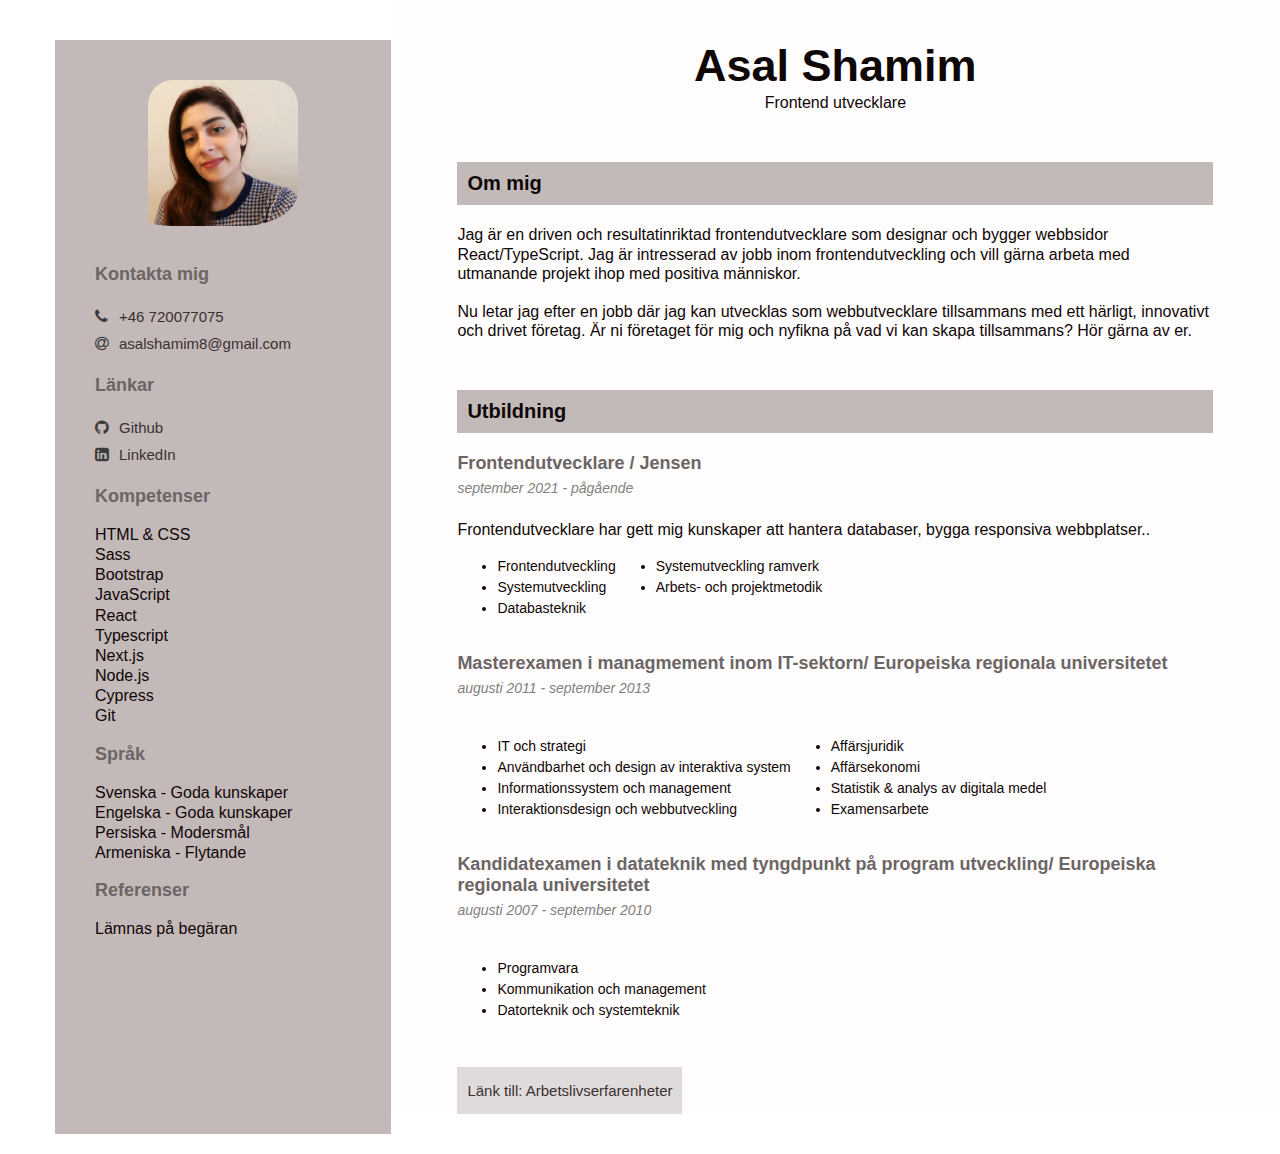
<file: index.html>
<!DOCTYPE html>
<html lang="en">
<head>
    <meta charset="UTF-8">
    <meta http-equiv="X-UA-Compatible" content="IE=edge">
    <meta name="viewport" content="width=device-width, initial-scale=1.0">
    <title>CV</title>
    
    <link href="css/common.css" rel="stylesheet">
    <link rel="stylesheet" href="https://cdnjs.cloudflare.com/ajax/libs/font-awesome/4.7.0/css/font-awesome.css" integrity="sha512-5A8nwdMOWrSz20fDsjczgUidUBR8liPYU+WymTZP1lmY9G6Oc7HlZv156XqnsgNUzTyMefFTcsFH/tnJE/+xBg==" crossorigin="anonymous" referrerpolicy="no-referrer" />

</head>
<body>

<div id="wrapper">
    
<aside>
    <div>
        <div class="box">
            <div class="profile-img">
                <img src="assets/cv.jpg" alt="Profilbild">
            </div>
            <div class="heading-hide">
                <h1>Asal Shamim</h1>
                <p>Frontend utvecklare </p> 
            </div> 

            <div class="links-contact">  
                <h3 class="hide">Kontakta mig</h3>
                <i class="fa fa-solid fa-phone"></i><a href="tel:+46720077075">+46 720077075</a><br>
                <i class="fa fa-solid fa-at"></i><a href="mailto:asalshamim8@gmail.com">asalshamim8@gmail.com</a><br>
            </div>
        </div>
        

        <div>        
            <div id="info-container">
                <div class="links-contact">
                    <h3>Länkar</h3>
                        <i class="fa fa-brands fa-github"></i><a href="https://github.com/asalshamim">Github</a><br>
                        <i class="fa fa-linkedin-square"></i><a href="https://www.linkedin.com/in/asal-s-6a19891b6/">LinkedIn</a><br>
                  
                </div>

                <div class="qualification">
                    <h3>Kompetenser</h3>
                    <p>HTML & CSS</p>
                    <p>Sass</p>
                    <p>Bootstrap</p>
                    <p>JavaScript</p>
                    <p>React</p>
                    <p>Typescript</p>
                    <p>Next.js</p>
                    <p>Node.js</p>
                    <p> Cypress</p>
                    <p>Git</p>
                </div>
                
                <div class="language">
                    <h3>Språk</h3>
                    <p>Svenska - Goda kunskaper</p>
                    <p>Engelska - Goda kunskaper</p>
                    <p>Persiska - Modersmål</p>
                    <p>Armeniska - Flytande</p>
                </div>
                <div class="reference">
                    <h3>Referenser</h3>
                    <p>Lämnas på begäran</p>
                </div>
                
            </div>
        </div>    
    </div>
 </aside>
        
<main>    
    <div class="heading">
        <h1>Asal Shamim</h1>
        <p>Frontend utvecklare</p> 
    </div>

    <section>
        <h2>Om mig</h2>
            <p>Jag är en driven och resultatinriktad frontendutvecklare som designar och bygger webbsidor React/TypeScript.
            Jag är intresserad av jobb inom  frontendutveckling och vill gärna arbeta med utmanande projekt ihop med positiva människor. 
            <br><br>
            Nu letar jag efter en jobb där jag kan utvecklas som webbutvecklare tillsammans med ett härligt, innovativt och drivet företag. Är ni företaget för mig och nyfikna på vad vi kan skapa tillsammans? Hör gärna av er.
        
        <div class="education-container">
            <h2>Utbildning</h2>
        </div>
            <div>
                <h3>Frontendutvecklare / Jensen <span class="h4">september 2021 - pågående</h3></span>
                <p>Frontendutvecklare har gett mig kunskaper att hantera databaser, bygga responsiva webbplatser..</p>
            </div>
            
            <div class="container">
                <div>
                    <ul>
                        <li>Frontendutveckling</li>
                        <li>Systemutveckling</li>
                        <li>Databasteknik</li>
                        
                    </ul>
                </div>
                <div>
                    <ul>
                        <li>Systemutveckling ramverk</li>
                        <li>Arbets- och projektmetodik</li>
                        
                    </ul>
                </div>
            </div>
            <div>
                <h3>Masterexamen i managmement inom IT-sektorn/ Europeiska regionala universitetet<span class="h4">augusti 2011 - september 2013</h3></span>
                
            </div>
            <div class="container">
                <div>
                    <ul>
                        <li>IT och strategi</li>
                        <li>Användbarhet och design av interaktiva system </li>
                        <li>Informationssystem och management</li>
                        <li>Interaktionsdesign och webbutveckling</li>
                    </ul>
                </div>
                <div>
                    <ul>
                        
                        <li>Affärsjuridik</li>
                        <li>Affärsekonomi</li>
                        <li>Statistik & analys av digitala medel</li>
                        <li>Examensarbete </li>
                    </ul>
                </div>
            </div>

            <div>
                <h3>Kandidatexamen i datateknik med tyngdpunkt på program utveckling/ Europeiska regionala universitetet<span class="h4">augusti 2007 - september 2010</h3></span>
                
            </div>
            <div class="container">
                <div>
                    <ul>
                        <li>Programvara</li>
                        <li>Kommunikation och management  </li>
                        <li>Datorteknik och systemteknik</li>
                    </ul>
                </div>
        
            </div>

            <div class="pagenavigation">
                <a href="./page-2.html">Länk till: Arbetslivserfarenheter</a>
            </div>
    </section>

                           
   

    
</main>

</div>

</body>
</html>
</file>
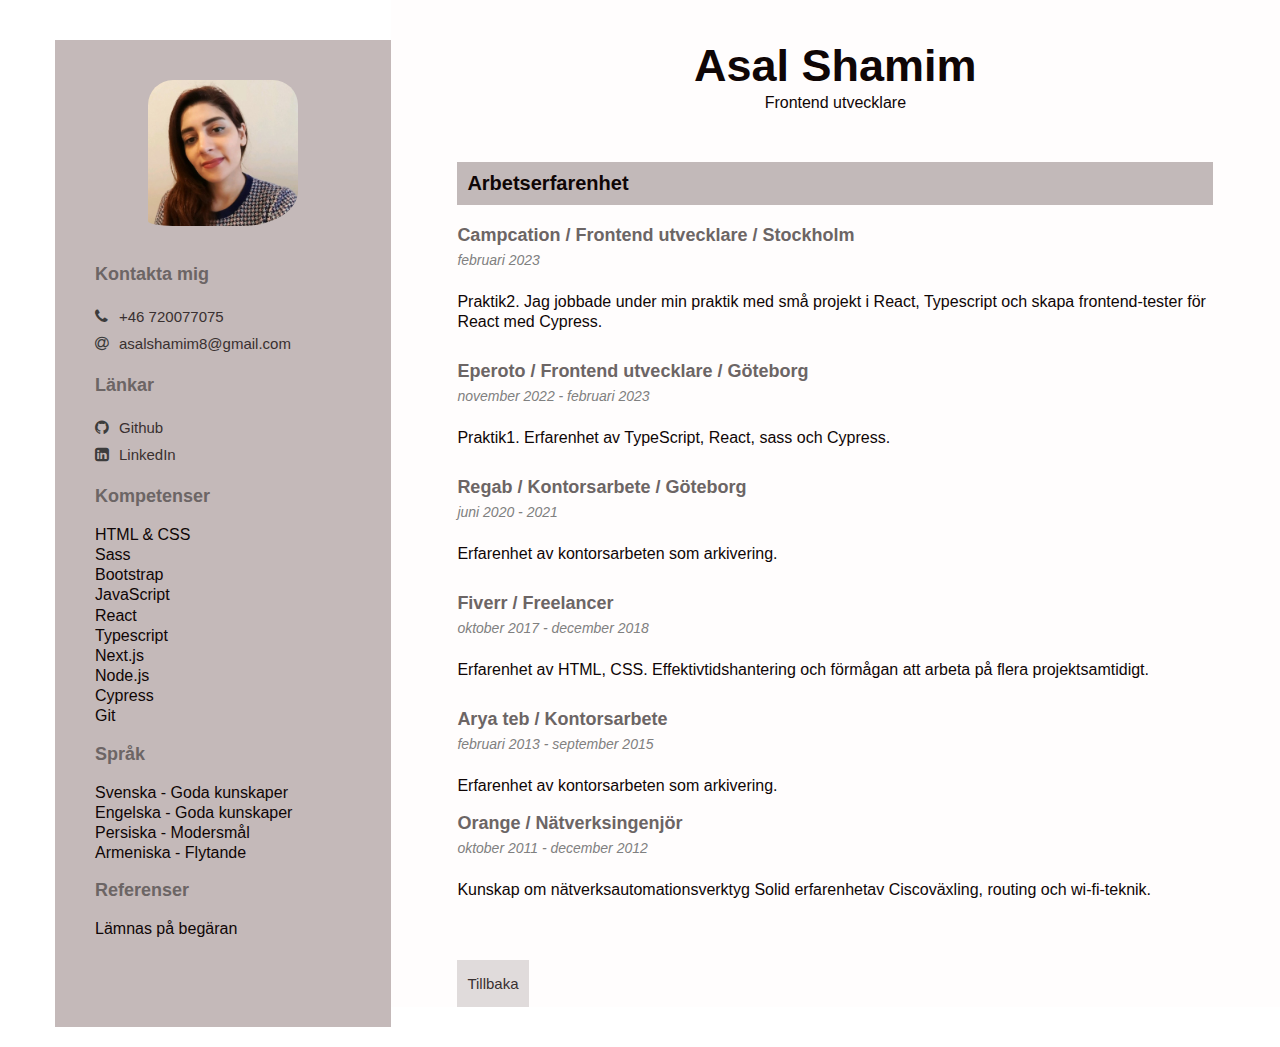
<file: page-2.html>
<!DOCTYPE html>
<html lang="en">
<head>
    <meta charset="UTF-8">
    <meta http-equiv="X-UA-Compatible" content="IE=edge">
    <meta name="viewport" content="width=device-width, initial-scale=1.0">
    <title>CV</title> 
    <link href="css/common.css" rel="stylesheet">

    <link rel="stylesheet" href="https://cdnjs.cloudflare.com/ajax/libs/font-awesome/4.7.0/css/font-awesome.css" integrity="sha512-5A8nwdMOWrSz20fDsjczgUidUBR8liPYU+WymTZP1lmY9G6Oc7HlZv156XqnsgNUzTyMefFTcsFH/tnJE/+xBg==" crossorigin="anonymous" referrerpolicy="no-referrer" />

</head>
<body>

<div id="wrapper">

    <aside>
        <div>
            <div class="box">
                <div class="profile-img">
                    <img src="assets/cv.jpg" alt="Profilbild">
                </div>
                <div class="heading-hide">
                    <h1>Asal Shamim</h1>
                    <p>Frontend utvecklare</p> 
                </div> 
                <div class="links-contact">  
                    <h3 class="hide">Kontakta mig</h3>
                    <i class="fa fa-solid fa-phone"></i><a href="tel:+46720077075">+46 720077075</a><br>
                    <i class="fa fa-solid fa-at"></i><a href="mailto:asalshamim8@gmail.com">asalshamim8@gmail.com</a><br>
                </div> 
            </div>    

            <div>        
                <div id="info-container">
                    <div class="links-contact">
                    <h3>Länkar</h3>
                    <i class="fa fa-brands fa-github"></i><a href="https://github.com/asalshamim">Github</a><br>
                    <i class="fa fa-linkedin-square"></i><a href="https://www.linkedin.com/in/asal-s-6a19891b6/">LinkedIn</a><br>
                </div>

                <div class="qualification">
                    <h3>Kompetenser</h3>
                    <p>HTML & CSS</p>
                    <p>Sass</p>
                    <p>Bootstrap</p>
                    <p>JavaScript</p>
                    <p>React</p>
                    <p>Typescript</p>
                    <p>Next.js</p>
                    <p>Node.js</p>
                    <p> Cypress</p>
                    <p>Git</p>
                </div>
                
                <div class="language">
                    <h3>Språk</h3>
                    <p>Svenska - Goda kunskaper</p>
                    <p>Engelska - Goda kunskaper</p>
                    <p>Persiska - Modersmål</p>
                    <p>Armeniska - Flytande</p>
                </div>
                <div class="reference">
                    <h3>Referenser</h3>
                    <p>Lämnas på begäran</p>
                </div>
            </div>
        </div>
    </div>      
</aside>
                
<main>    
    <div class="heading">
        <h1>Asal Shamim</h1>
        <p>Frontend utvecklare</p> 
    </div>
                           
    <section>
        <div class="job-container">
            <h2>Arbetserfarenhet</h2>
        </div>
        <div>
            <h3>Campcation / Frontend utvecklare /  Stockholm <span class="h4">februari 2023 </h3></span>
            <p id="text">Praktik2. Jag jobbade under min praktik med små projekt i React, Typescript och skapa frontend-tester för React med Cypress.</p>
        </div>

        <div>
            <h3>Eperoto / Frontend utvecklare / Göteborg<span class="h4">november 2022 - februari 2023</h3></span>
            <p id="text">Praktik1. Erfarenhet av TypeScript, React, sass och Cypress.</p>
        </div>

        <div>
            <h3>Regab / Kontorsarbete / Göteborg <span class="h4">juni 2020 - 2021</h3></span>
            <p id="text">Erfarenhet av kontorsarbeten som arkivering.</p>
        </div>
        <div>
            <h3>Fiverr / Freelancer <span class="h4">oktober 2017 - december 2018</h3></span>
            <p id="text">Erfarenhet av HTML, CSS. Effektivtidshantering och förmågan att arbeta på flera projektsamtidigt.</p>
        </div>
        <div>
            <h3>Arya teb / Kontorsarbete <span class="h4">februari 2013 - september 2015</h3></span>
            <p>Erfarenhet av kontorsarbeten som arkivering.</p>
        </div>

        <div>
            <h3>Orange / Nätverksingenjör <span class="h4">oktober 2011 - december 2012</h3></span>
            <p id="text">Kunskap om nätverksautomationsverktyg Solid erfarenhetav Ciscoväxling, routing och wi-fi-teknik.</p>
        </div>
        <div class="pagenavigation">
            <a href="index.html">Tillbaka</a>
        </div>
    </section>
        
    </div>  
</main>
</div>

</body>
</html>
</file>
<file: css/common.css>
:root {
    --color1: rgb(118, 116, 116);
    --color2: rgb(115, 101, 101);
    --color3: #e0dbdb;
    --color4: #3c3c3c;
    --color5: #232323;
}


* {
    box-sizing: border-box;
    font-family: Montserrat,sans-serif;
    color: rgb(15, 6, 6);
}

body {
    padding: 0;
    margin: 0;
} 

main {
    background-color: rgb(255, 253, 253);
    width: 100%; 
    height: 100%;
    margin-bottom: 40px; 
}

aside {
    background-color: #c4b9b9;
    width: 35%;
    padding: 40px 40px ;
    margin-bottom: 20px;
    margin-left: 55px;
    margin-top: 40px;
    
}

.heading {
    display: flex;
    flex-direction: column;
    justify-content: center;
    align-items: center;
    align-content: center;
    margin-bottom: 10px;
    margin-top: 10px;
}

.heading-hide {
    display: none;
    
}

section {
    width: 85%;
    margin: auto;
    margin-top: 50px;
}


h1 {
    font-size: 45px;
    margin-bottom: 0px;
}

h2 {
    font-size: 20px;
    padding: 10px;
    margin-bottom: 20px;
    background-color: #c2b9b9;
}

h3 {
    font-size: 18px;
    color: rgb(108, 101, 101);
}

.h4 {
    display: flex;
    margin-top: 5;
    font-size: 14px;
    font-style: italic;
    font-weight: 500;
    color: grey;
    line-height: 2; 
}


#text {
    margin-bottom: 30px;
}

p {
    font-size: 16px;
    margin-top: 1px;
    margin-bottom: 0px; 
    line-height: 1.2;
}

.pagenavigation {
    display: inline-block;
    background-color: #e0dbdb;
    color: #3c3c3c;
    padding: 10px;
    margin-top: 30px;
}

.fa {
    color: #3c3c3c;
    width: 1.5em;   
}

#wrapper {
    display: flex;
    flex-direction: row;
    justify-content: center;
    width: 100%;
    bottom: 5px;
}

.education-container, .job-container {
    margin-top: 50px;
}

a:link, a:visited {
    text-decoration: none;
    color: rgb(57, 48, 48);
}

a:hover {
    color: #3a2dcf;
    text-decoration: underline;
}

.my-links a:link {
    text-decoration: underline;
}

a {
    line-height: 1.8;
    font-size: 15px;
}

li {
    line-height: 1.5;
    font-size: 14px;
}

.profile-img img {
    width: 150px;
    display: flex;
    margin-left: auto;
    margin-right: auto;
    padding-bottom: 20px;
    border-radius: 25px 25px 55px;
}

.container {
    display: flex;
    flex-direction: row;
    justify-content: flex-start;
}

.content {
    display: flex;
    justify-content: space-around;
    align-content: center;
    align-items: center;  
}




@media only screen and (max-width: 1150px) {

    aside {
        min-width: 30%; 
    }  

    .h4 {
        font-size: 13px;
    }

    section {
        width: 80%;
        margin: auto;
        margin-top: 50px;
    }

}
    
@media only screen and (max-width: 800px) {

    .box { 
        display: flex;
    }

    #info-container { 
        display: none;
    }

    aside {
        width: 100%;
        margin: 0px;
        height: 270px;
    }

    .links-contact {
        display: block;
        position: absolute;
        left: 205px;
        top: 150px;
    }

    .heading {
        display: none;
    }

  
    .heading-hide {
        display: flex;
        flex-direction: column;
        justify-content: flex-start;
        align-items: flex-end;
        align-content: center;
        margin-left: auto;
        margin-right: auto;
    }

    #wrapper {
        display: flex;
        flex-direction: column;
        justify-content: center;
        width: 100%;
    }

    .profile-img img {
        width: 150px;
        padding: 0px;
    }

    li {
        font-size: 11px;
    }
    
    p, a {
        font-size: 13px;
    }

    h2 {
        font-size: 14px;
    }

    h3 {
        font-size: 12px;
    }

}

@media only screen and (max-width: 600px) {

    aside {
        height: 280px;
    }
    .box {
        display: flex;
        flex-wrap: nowrap;
        flex-direction: column
    }

    .profile-img img {
        width: 110px;
    }

    .links-contact {
        display: flex;
        justify-content: center;
        align-items: center;
        position: relative;
        left: 0px;
        top: 20px;
        
    }

    h1 {
        margin-top: 10px;
        font-size: 24px;
    }

    .heading-hide {
        justify-content: center;
        align-items: center;
        
    }

    .hide {
        display: none;
       
        
    }

    .fa {
        margin-left: 10px;
        
    }
}

@media only screen and (max-width: 600px) {

    a {
        font-size: 10px;
    }

}
</file>
